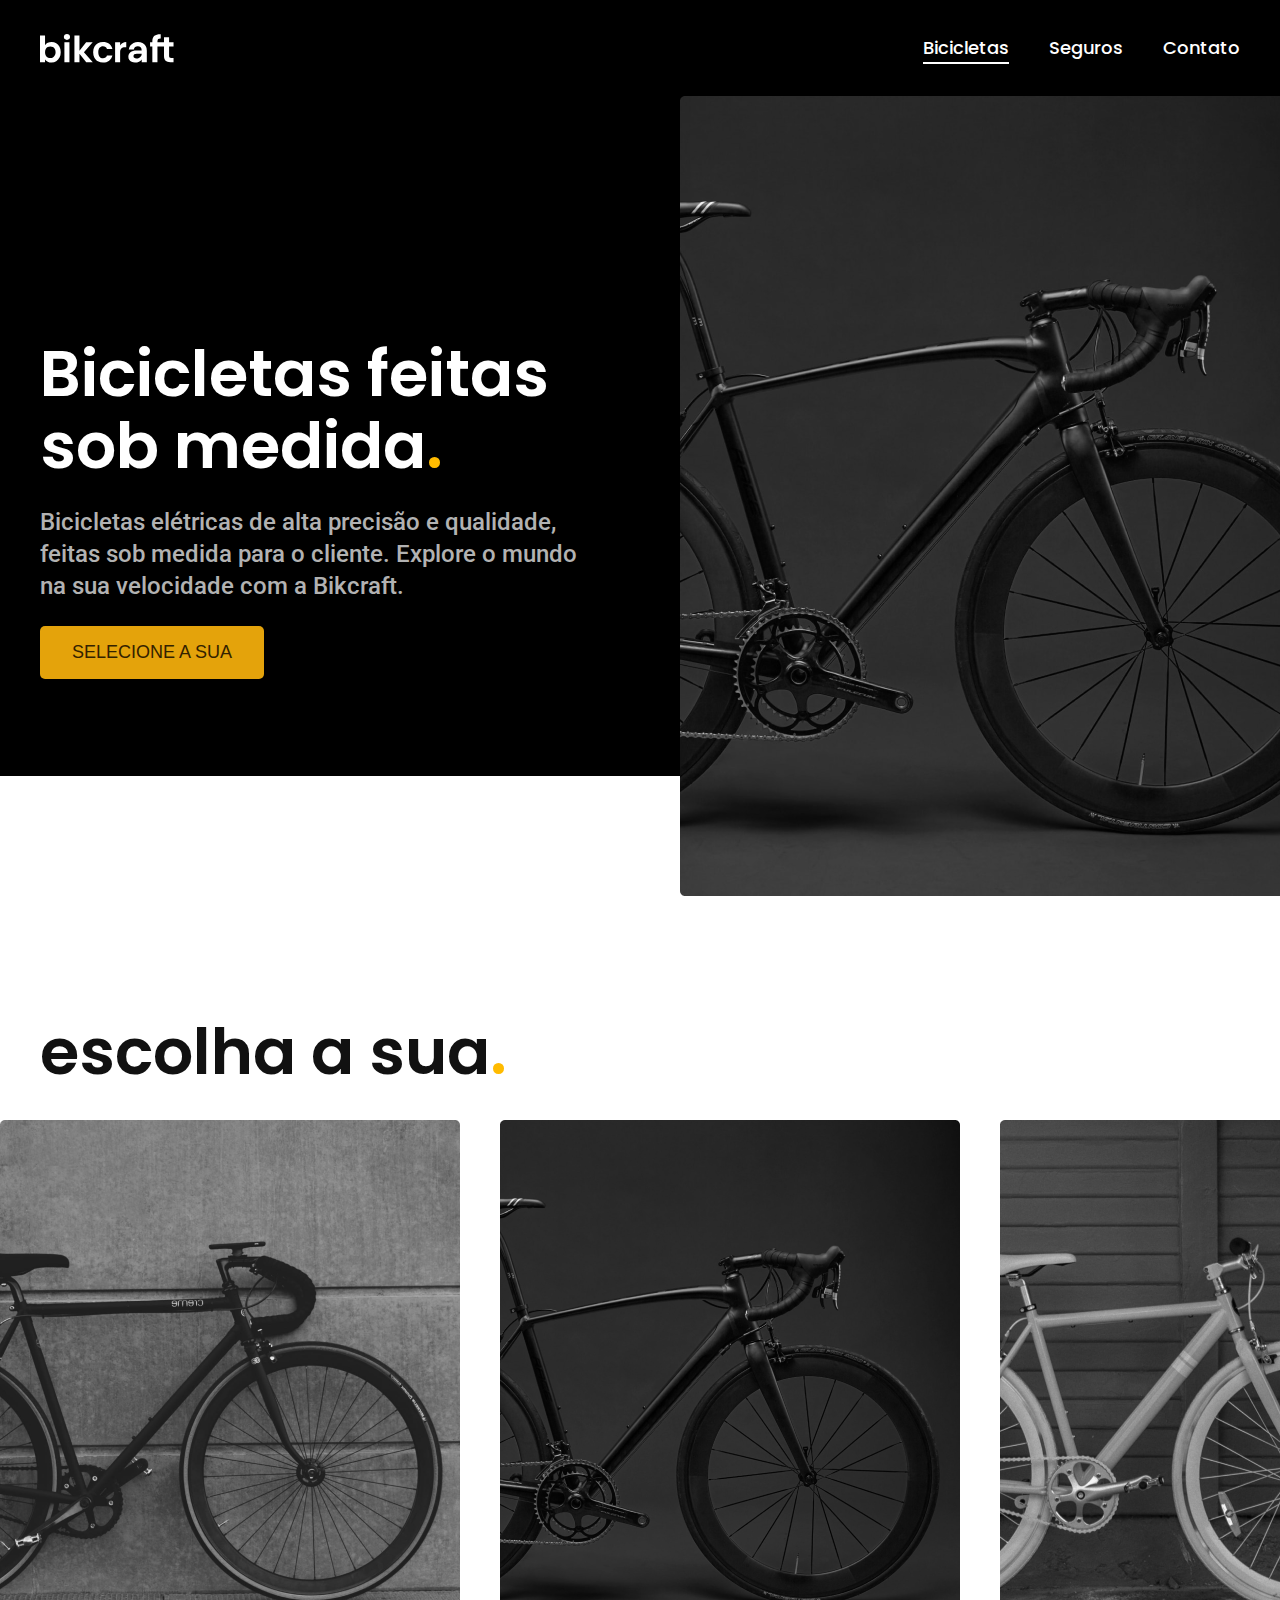
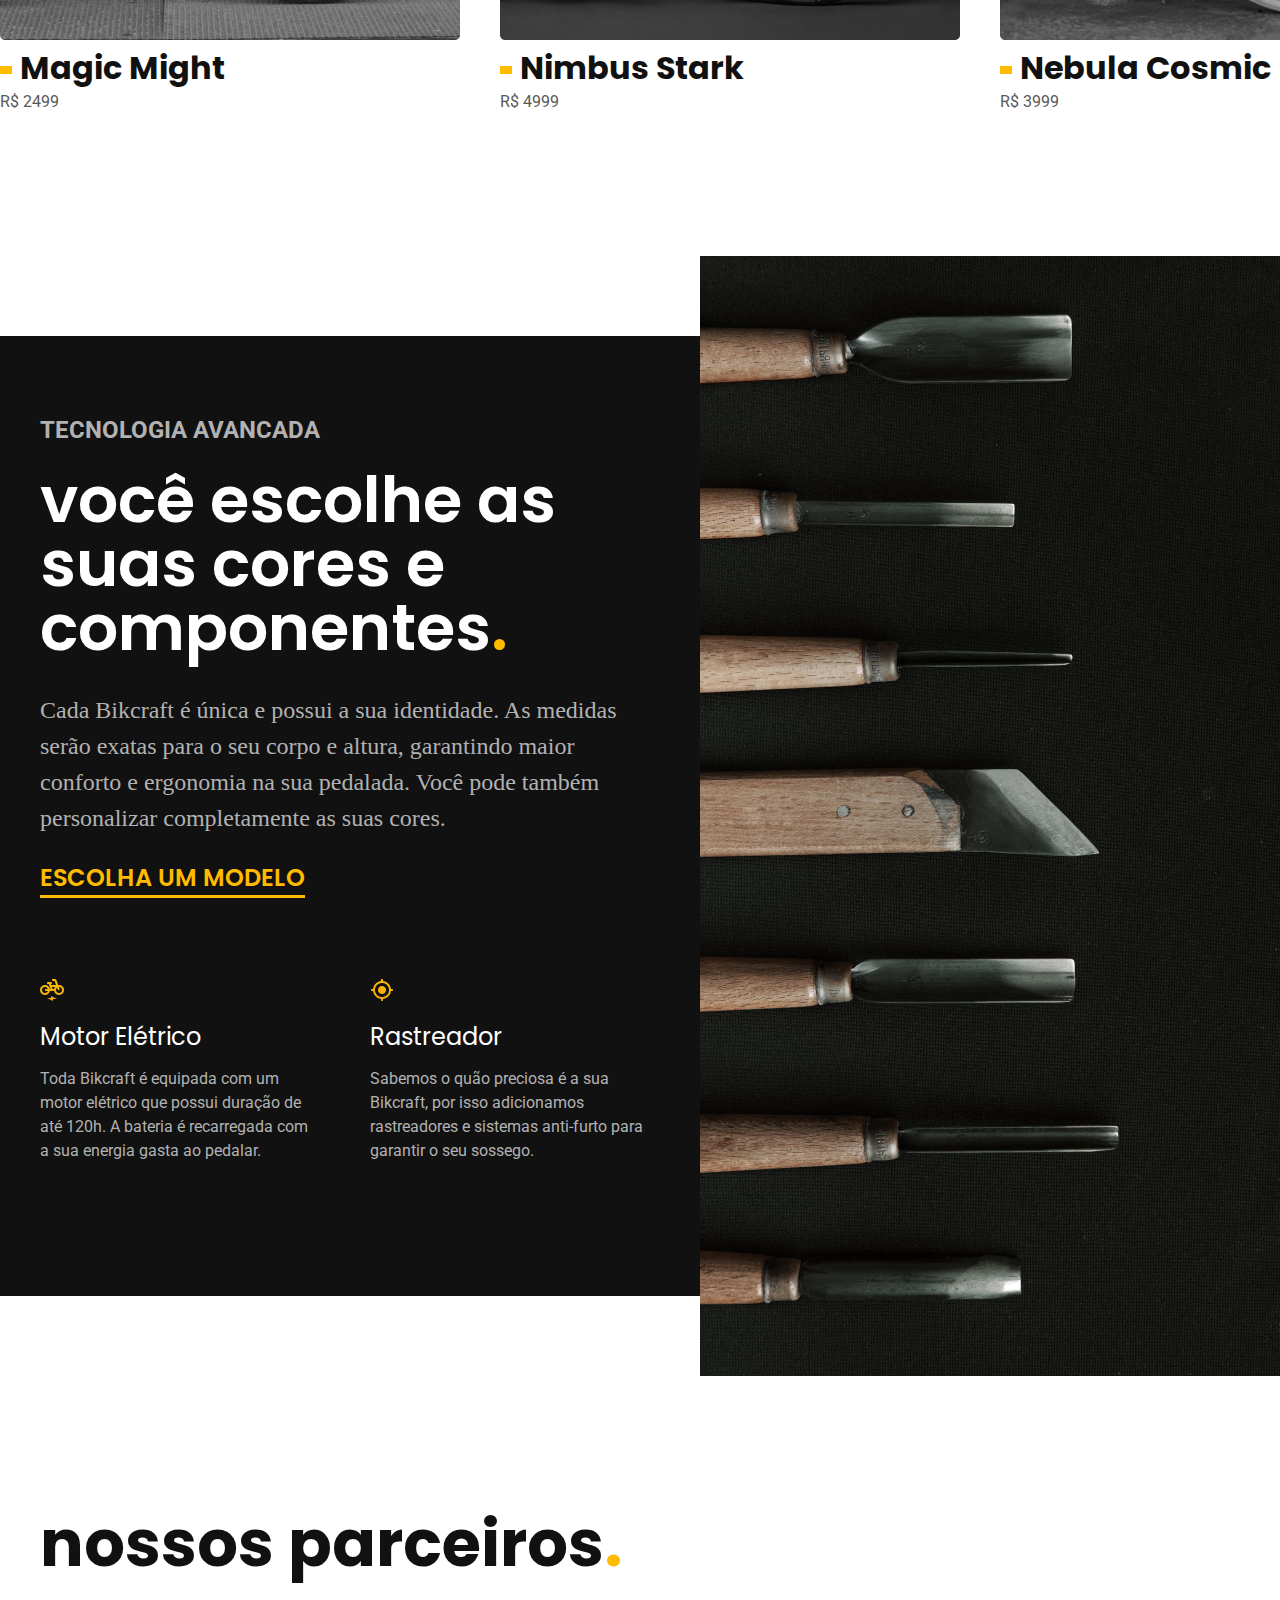
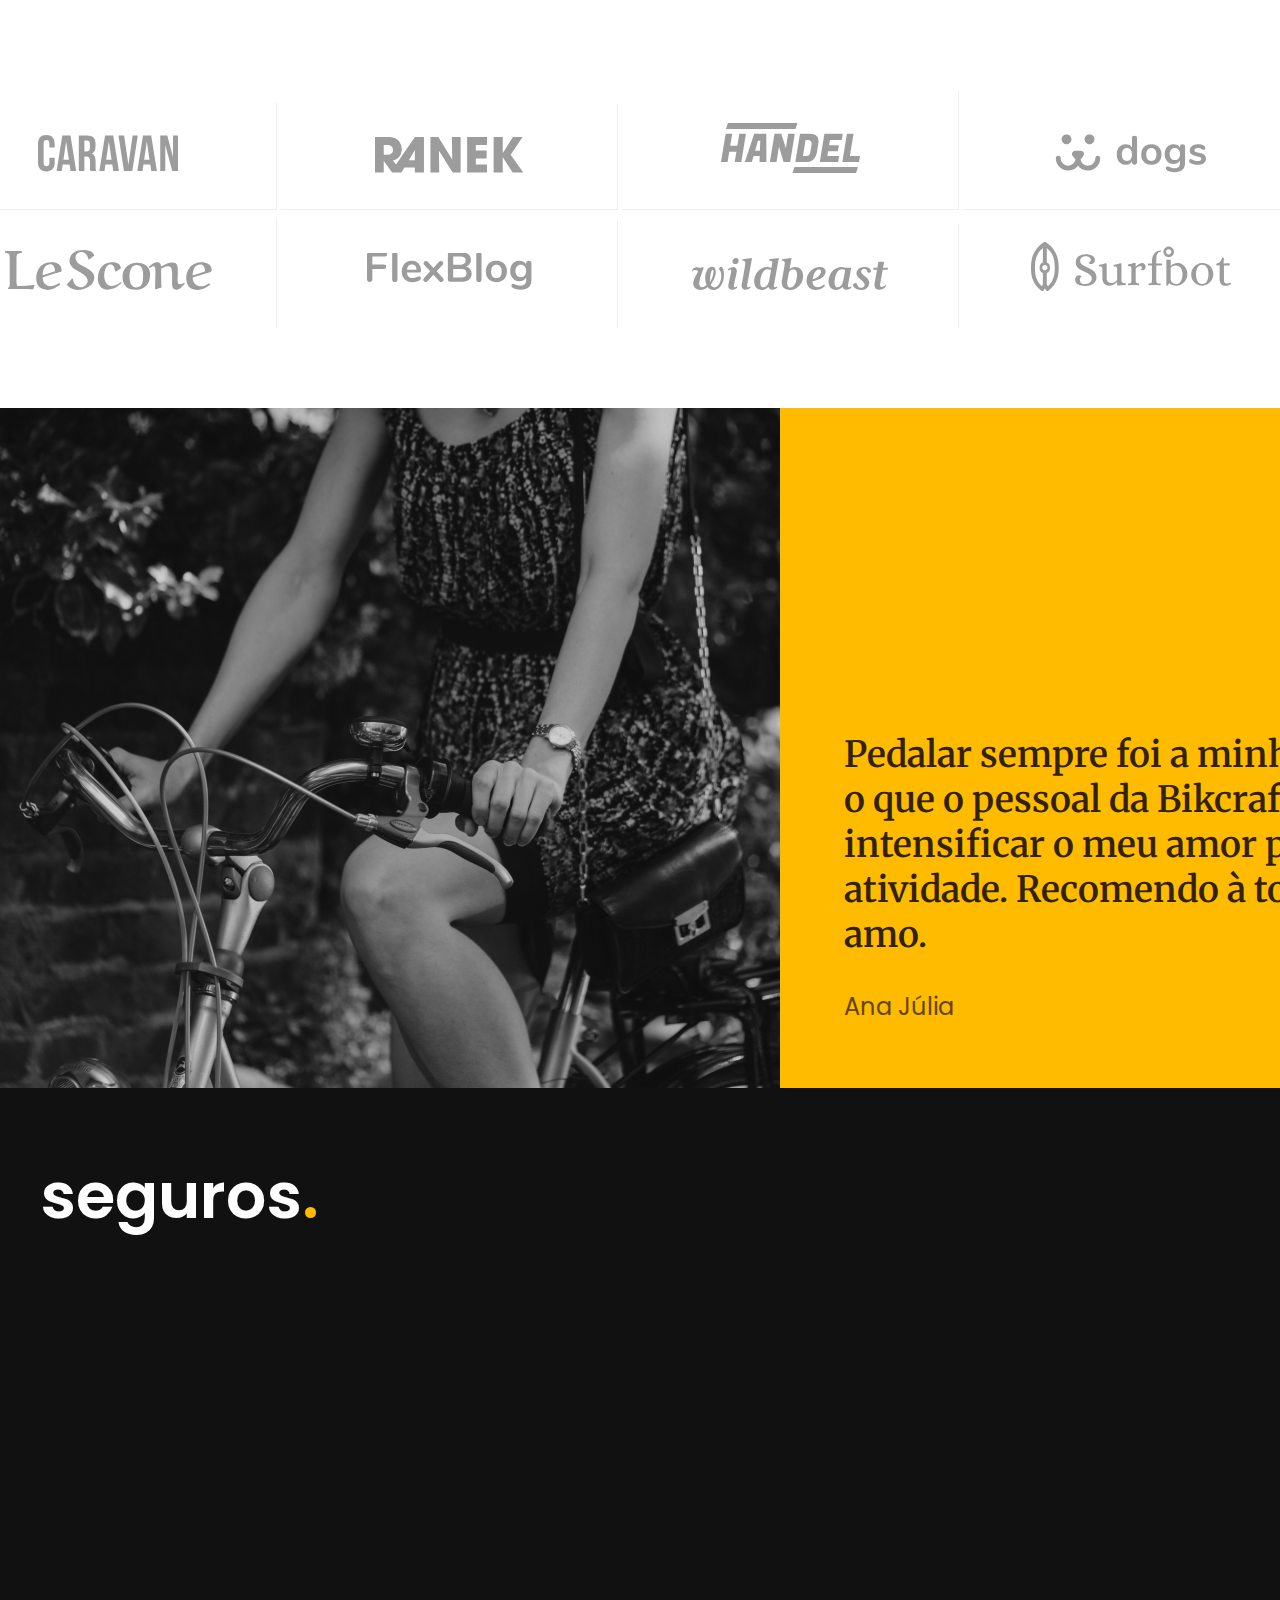
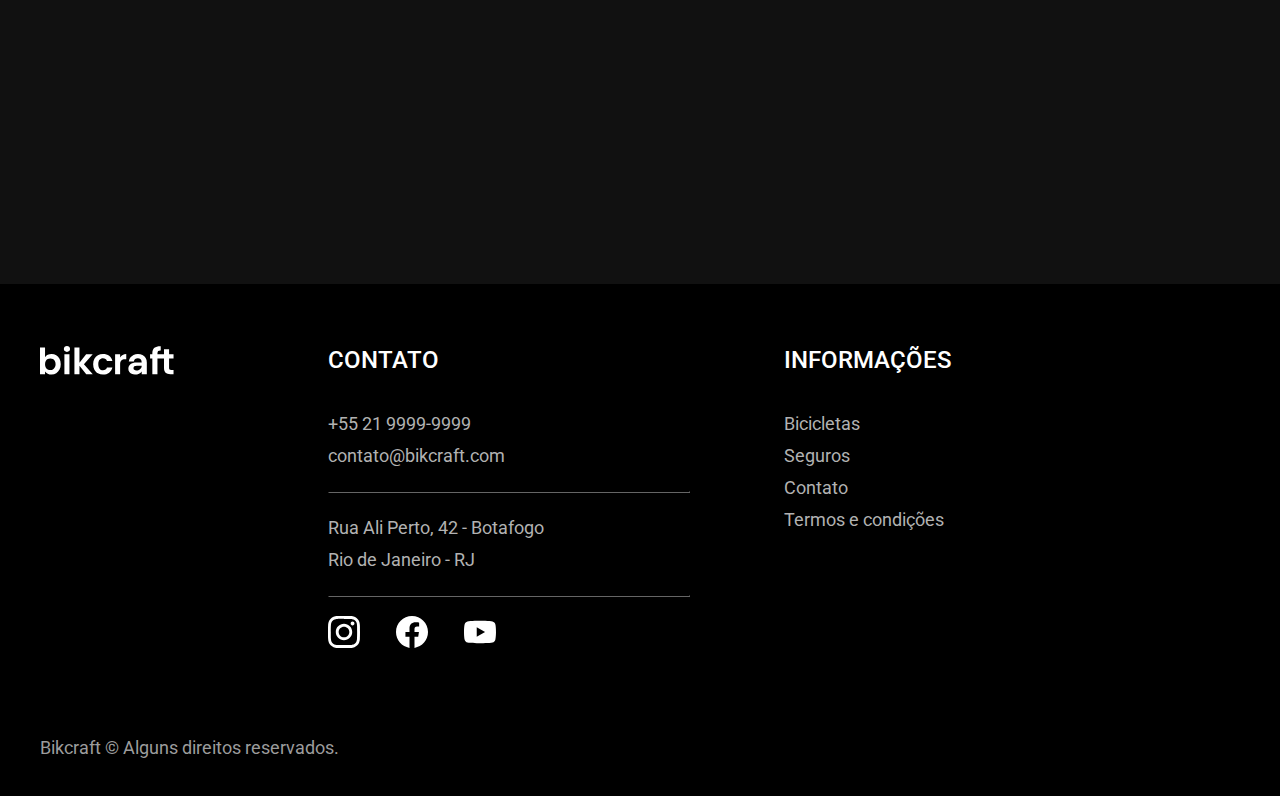
<file: index.html>
<!DOCTYPE html>
<html lang="pt-BR">

<head>
  <meta charset="UTF-8">
  <meta http-equiv="X-UA-Compatible" content="IE=edge">
  <meta name="viewport" content="width=device-width, initial-scale=1.0">
  <link rel="stylesheet" href="/css/style.css">
  <link rel="stylesheet" href="/css/index.css">
  <title>Bikcraft - Termos e condições</title>
</head>

<body>
  <header>
    <div class="header-container">
      <a href="./index.html"><img src="./imagens/bikcraft.svg" alt="Logo Bikcraft" width="136"></a>
      <nav>
        <ul>
          <li class="menu-ativo"><a href="./bicletas.html">Bicicletas</a></li>
          <li><a href="./seguros.html">Seguros</a></li>
          <li><a href="./contato.html">Contato</a></li>
        </ul>
      </nav>
    </div>
  </header>


  <!-- MAIN SECTION -->
  <section class="introducao">
    <div class="introducao__container">
      <div class="informacao">
        <h1>Bicicletas feitas sob medida</h1>
        <p>Bicicletas elétricas de alta precisão e qualidade, feitas sob medida para o cliente. Explore o mundo na sua
          velocidade com a Bikcraft.</p>
        <input type="button" value="SELECIONE A SUA">
      </div>
      <div class="image__intro">
        <img src="imagens/img-intro.png" alt="">
      </div>
    </div>
  </section>


  <!-- BIKES SECTION -->
  <section class="bikes">
    <h2>escolha a sua</h2>
    <div class="bikes__cards">
      <div class="bikes__card">
        <img src="imagens/bicicleta2.png" alt="">
        <h3>Magic Might</h3>
        <p>R$ 2499</p>
      </div>
      <div class="bikes__card">
        <img src="imagens/bicicleta1 1.png" alt="">
        <h3>Nimbus Stark</h3>
        <p>R$ 4999</p>
      </div>
      <div class="bikes__card">
        <img src="imagens/bicicleta3.png" alt="">
        <h3>Nebula Cosmic</h3>
        <p>R$ 3999</p>
      </div>
    </div>
  </section>


  <!-- DESCRIPTION SECTION -->
  <section class="description">
    <div class="description__container">
      <div class="description__container--text">
        <h3>tecnologia avancada</h3>
        <p class="subtitulo">você escolhe as suas cores e componentes</p>
        <p class="descricao">Cada Bikcraft é única e possui a sua identidade. As medidas serão exatas para o seu corpo e
          altura, garantindo maior conforto e ergonomia na sua pedalada. Você pode também personalizar completamente as
          suas cores.</p>
        <p class="modelos">ESCOLHA UM MODELO</p>
        <div class="description__container--modelo">
          <div class="modelo">
            <img src="imagens/eletrica.png" alt="">
            <h3>Motor Elétrico</h3>
            <p>Toda Bikcraft é equipada com um motor elétrico que possui duração de até 120h. A bateria é recarregada
              com a sua energia gasta ao pedalar.</p>
          </div>
          <div class="modelo">
            <img src="imagens/rastreador.png" alt="">
            <h3>Rastreador</h3>
            <p>Sabemos o quão preciosa é a sua Bikcraft, por isso adicionamos rastreadores e sistemas anti-furto para
              garantir o seu sossego.</p>
          </div>
        </div>
      </div>
      <div class="description__image">
        <img src="imagens/diferencial.jpg" alt="">
      </div>
    </div>
  </section>


  <!-- PARCEIROS SECTION -->
  <section class="parceiros">
    <div class="parceiros__container">
      <h3>nossos parceiros</h3>
      <div class="badges">
        <div class="badge border-b border-r">
          <img src="imagens/badges/caravan.svg" alt="">
        </div>
        <div class="badge border-b border-r">
          <img src="imagens/badges/ranek.svg" alt="">
        </div>
        <div class="badge border-b border-r">
          <img src="imagens/badges/handel.svg" alt="">
        </div>
        <div class="badge border-b">
          <img src="imagens/badges/dogs.svg" alt="">
        </div>
        <div class="badge border-r">
          <img src="imagens/badges/lescone.svg" alt="">
        </div>
        <div class="badge border-r">
          <img src="imagens/badges/flexblog.svg" alt="">
        </div>
        <div class="badge border-r">
          <img src="imagens/badges/wildbeast.svg" alt="">
        </div>
        <div class="badge">
          <img src="imagens/badges/surfbot.svg" alt="">
        </div>
      </div>
    </div>
  </section>


  <!-- DEPOIMENTOS SECTION -->
  <section class="depoimentos">
    <img src="imagens/depoimento.png" alt="">
    <div class="depoimentos__texto">
      <p class="mensagem">Pedalar sempre foi a minha paixão, o que o pessoal da Bikcraft fez foi intensificar o meu
        amor
        por esta
        atividade. Recomendo à todos que amo.</p>
      <p class="autor">Ana Júlia</p>
    </div>
  </section>


  <!--SEGUROS SECTION  -->
  <section class="seguros">
    <div class="seguros__container">
      <p>seguros</p>
    </div>
  </section>

  <footer>
    <div class="footer-container">
      <div class="footer-grid">
        <img src="./imagens/bikcraft.svg" alt="Logo Bikcraft" width="136">
        <div class="footer-contato">
          <h3>Contato</h3>
          <ul>
            <li>+55 21 9999-9999</li>
            <li>contato@bikcraft.com</li>
            <li>
              <hr>
            </li>
            <li>Rua Ali Perto, 42 - Botafogo</li>
            <li>Rio de Janeiro - RJ</li>
            <li>
              <hr>
            </li>
          </ul>
          <img src="./imagens/instagram.svg" alt="Logo Instagram">
          <img src="./imagens/facebook.svg" alt="Logo Facebook">
          <img src="./imagens/youtube.svg" alt="Logo Youtube">
        </div>
        <div class="footer-info">
          <h3>Informações</h3>
          <nav>
            <ul>
              <li><a href="./bicletas.html">Bicicletas</a></li>
              <li><a href="./seguros.html">Seguros</a></li>
              <li><a href="./contato.html">Contato</a></li>
              <li><a href="./termos.html">Termos e condições</a></li>
            </ul>
          </nav>
        </div>
      </div>
      <p>Bikcraft &copy; Alguns direitos reservados.</p>
    </div>
  </footer>
</body>

</html>
</file>
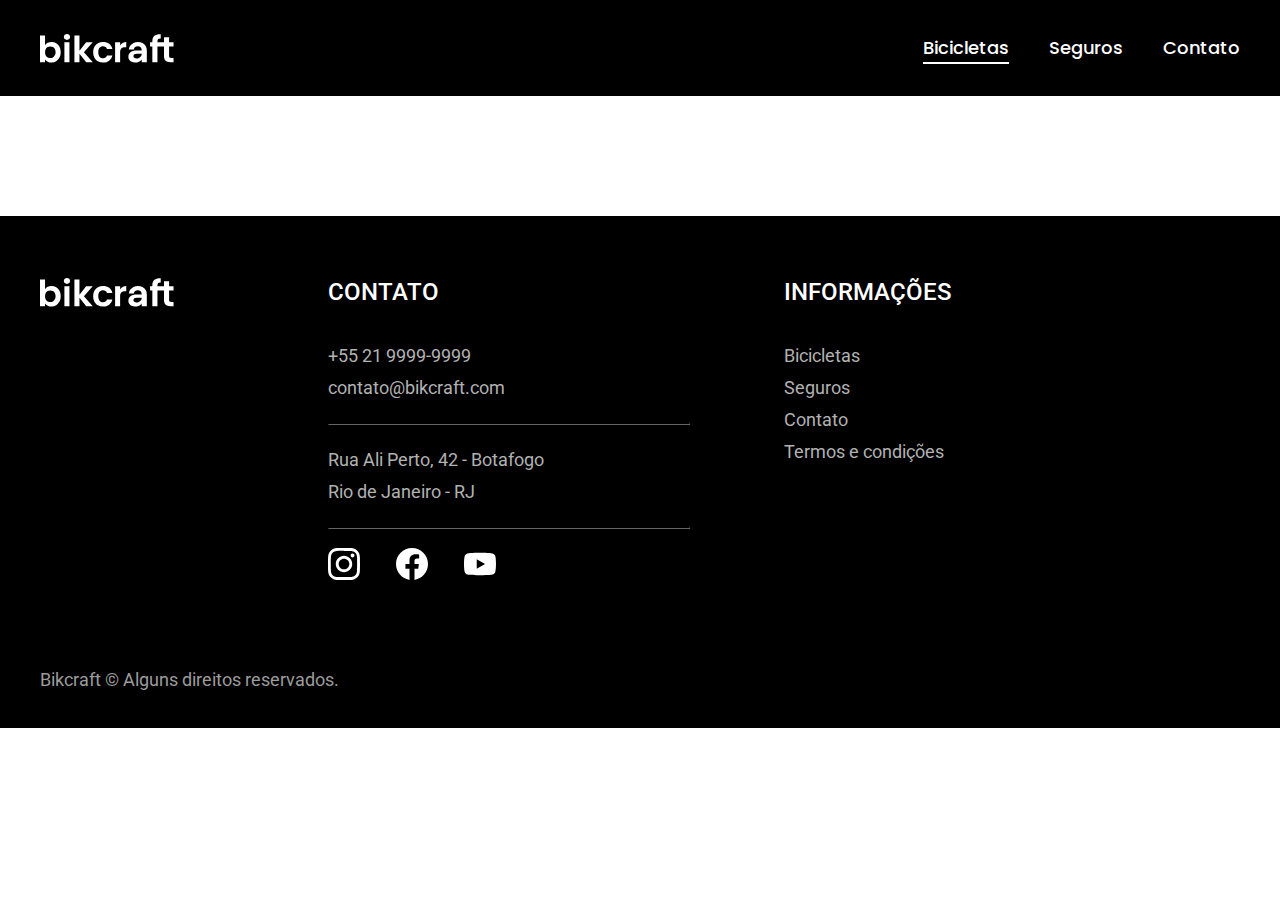
<file: template.html>
<!DOCTYPE html>
<html lang="pt-BR">
<head>
    <meta charset="UTF-8">
    <meta http-equiv="X-UA-Compatible" content="IE=edge">
    <meta name="viewport" content="width=device-width, initial-scale=1.0">
    <link rel="stylesheet" href="css/style.css">
    <title>Bikcraft - Termos e condições</title>
</head>
<body>
    <header>
        <div class="header-container">
            <a href="./index.html"><img src="./imagens/bikcraft.svg" alt="Logo Bikcraft" width="136"></a>
            <nav>
                <ul>
                    <li class="menu-ativo"><a href="./bicletas.html">Bicicletas</a></li>
                    <li><a href="./seguros.html">Seguros</a></li>
                    <li><a href="./contato.html">Contato</a></li>
                </ul>
            </nav>
        </div>
    </header>
    <main>
        
    </main>
    <footer>
        <div class="footer-container">
            <div class="footer-grid">
                <img src="./imagens/bikcraft.svg" alt="Logo Bikcraft" width="136">
                <div class="footer-contato">
                    <h3>Contato</h3>
                    <ul>
                        <li>+55 21 9999-9999</li>
                        <li>contato@bikcraft.com</li>
                        <li><hr></li>
                        <li>Rua Ali Perto, 42 - Botafogo</li>
                        <li>Rio de Janeiro - RJ</li>
                        <li><hr></li>
                    </ul>
                    <img src="./imagens/instagram.svg" alt="Logo Instagram">
                    <img src="./imagens/facebook.svg" alt="Logo Facebook">
                    <img src="./imagens/youtube.svg" alt="Logo Youtube">
                </div>
                <div class="footer-info">
                    <h3>Informações</h3>
                    <nav>
                        <ul>
                            <li><a href="./bicletas.html">Bicicletas</a></li>
                            <li><a href="./seguros.html">Seguros</a></li>
                            <li><a href="./contato.html">Contato</a></li>
                            <li><a href="./termos.html">Termos e condições</a></li>
                        </ul>
                    </nav>
                </div>
            </div>
            <p>Bikcraft &copy; Alguns direitos reservados.</p>
        </div>
    </footer>
</body>
</html>
</file>
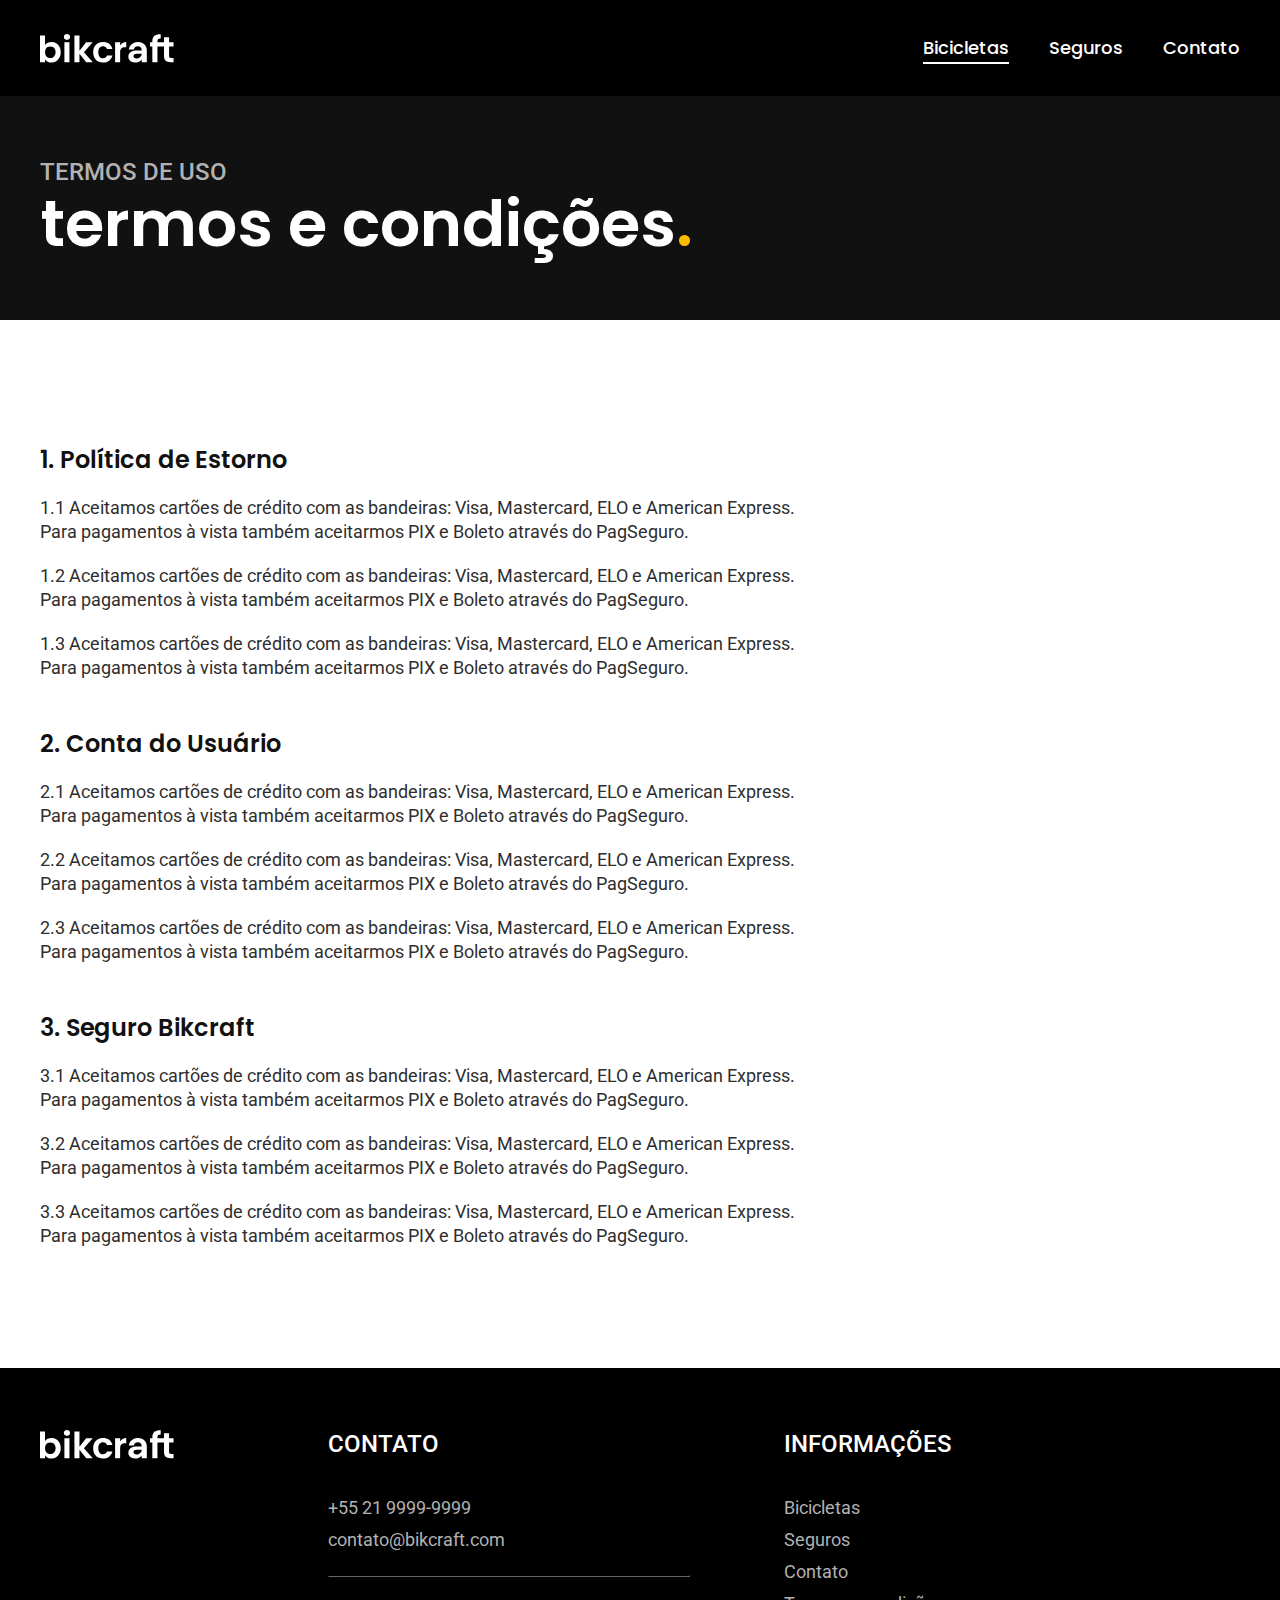
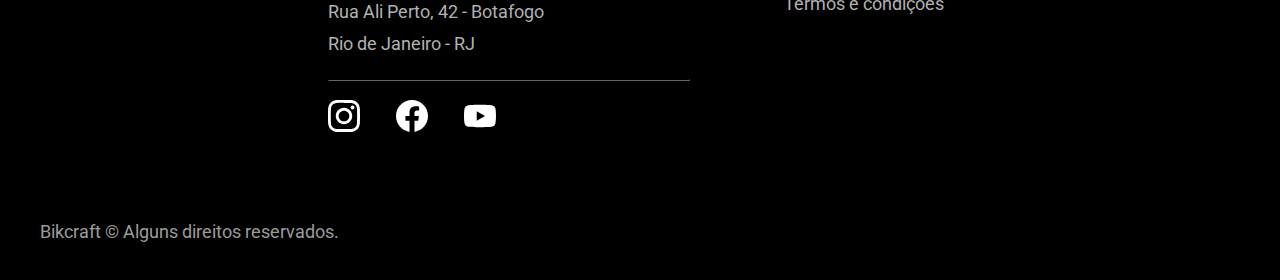
<file: termos.html>
<!DOCTYPE html>
<html lang="pt-BR">
<head>
    <meta charset="UTF-8">
    <meta http-equiv="X-UA-Compatible" content="IE=edge">
    <meta name="viewport" content="width=device-width, initial-scale=1.0">
    <link rel="stylesheet" href="/css/style.css">
    <link rel="stylesheet" href="/css/termos.css">
    <title>Bikcraft - Termos e condições</title>
</head>
<body>
    <header>
        <div class="header-container">
            <a href="./index.html"><img src="./imagens/bikcraft.svg" alt="Logo Bikcraft" width="136"></a>
            <nav>
                <ul>
                    <li class="menu-ativo"><a href="./bicletas.html">Bicicletas</a></li>
                    <li><a href="./seguros.html">Seguros</a></li>
                    <li><a href="./contato.html">Contato</a></li>
                </ul>
            </nav>
        </div>
    </header>
    <main>
        <div class="main-titulo">
            <div class="main-container">
                <p>Termos de uso</p>
                <h1>Termos e condições</h1>
            </div>
        </div>
        <div class="main-conteudo">
            <div class="main-conteudo-container">
                <h2>1. Política de Estorno</h2>
                <p>1.1 Aceitamos cartões de crédito com as bandeiras: Visa, Mastercard, ELO e American Express. Para pagamentos à vista também aceitarmos PIX e Boleto através do PagSeguro.</p>
                <p>1.2 Aceitamos cartões de crédito com as bandeiras: Visa, Mastercard, ELO e American Express. Para pagamentos à vista também aceitarmos PIX e Boleto através do PagSeguro.</p>
                <p>1.3 Aceitamos cartões de crédito com as bandeiras: Visa, Mastercard, ELO e American Express. Para pagamentos à vista também aceitarmos PIX e Boleto através do PagSeguro.</p>
                <h2>2. Conta do Usuário</h2>
                <p>2.1 Aceitamos cartões de crédito com as bandeiras: Visa, Mastercard, ELO e American Express. Para pagamentos à vista também aceitarmos PIX e Boleto através do PagSeguro.</p>
                <p>2.2 Aceitamos cartões de crédito com as bandeiras: Visa, Mastercard, ELO e American Express. Para pagamentos à vista também aceitarmos PIX e Boleto através do PagSeguro.</p>
                <p>2.3 Aceitamos cartões de crédito com as bandeiras: Visa, Mastercard, ELO e American Express. Para pagamentos à vista também aceitarmos PIX e Boleto através do PagSeguro.</p>
                <h2>3. Seguro Bikcraft</h2>
                <p>3.1 Aceitamos cartões de crédito com as bandeiras: Visa, Mastercard, ELO e American Express. Para pagamentos à vista também aceitarmos PIX e Boleto através do PagSeguro.</p>
                <p>3.2 Aceitamos cartões de crédito com as bandeiras: Visa, Mastercard, ELO e American Express. Para pagamentos à vista também aceitarmos PIX e Boleto através do PagSeguro.</p>
                <p>3.3 Aceitamos cartões de crédito com as bandeiras: Visa, Mastercard, ELO e American Express. Para pagamentos à vista também aceitarmos PIX e Boleto através do PagSeguro.</p>
            </div>
        </div>
    </main>
    <footer>
        <div class="footer-container">
            <div class="footer-grid">
                <img src="./imagens/bikcraft.svg" alt="Logo Bikcraft" width="136">
                <div class="footer-contato">
                    <h3>Contato</h3>
                    <ul>
                        <li>+55 21 9999-9999</li>
                        <li>contato@bikcraft.com</li>
                        <li><hr></li>
                        <li>Rua Ali Perto, 42 - Botafogo</li>
                        <li>Rio de Janeiro - RJ</li>
                        <li><hr></li>
                    </ul>
                    <img src="./imagens/instagram.svg" alt="Logo Instagram">
                    <img src="./imagens/facebook.svg" alt="Logo Facebook">
                    <img src="./imagens/youtube.svg" alt="Logo Youtube">
                </div>
                <div class="footer-info">
                    <h3>Informações</h3>
                    <nav>
                        <ul>
                            <li><a href="./bicletas.html">Bicicletas</a></li>
                            <li><a href="./seguros.html">Seguros</a></li>
                            <li><a href="./contato.html">Contato</a></li>
                            <li><a href="./termos.html">Termos e condições</a></li>
                        </ul>
                    </nav>
                </div>
            </div>
            <p>Bikcraft &copy; Alguns direitos reservados.</p>
        </div>
    </footer>
</body>
</html>
</file>
<file: css/style.css>
@import url('https://fonts.googleapis.com/css2?family=Poppins:wght@400;600&family=Roboto:wght@400;500&display=swap');

:root {
    --c12: #000;
    --c11: #111;
    --c10: #2E2E2E;
    --c9: #404040;
    --c8: #595959;
    --c7: #717171;
    --c6: #9C9C9C;
    --c5: #B2B2B2;
    --c4: #CCC;
    --c3: #DEDEDE;
    --c2: #EDEDED;
    --c1: #F7F7F7;
    --w: #FFF;
    --p5: #332200;
    --p4: #664400;
    --p3: #A66F00;
    --p2: #E4A30B;
    --p1: #FFBB00;
}
* {
    margin: 0;
    padding: 0;
    text-decoration: none;
    color: inherit;
}

header {
    background-color: var(--c12);
}

.header-container {
    width: 1200px;
    height: 96px;
    margin: auto;
    display: flex;
    justify-content: space-between;
}

.header-container img {
    margin-top: 32px;
}

.header-container nav ul {
    list-style: none;
    line-height: 96px;
    color: var(--w);
    font-family: 'Poppins';
    font-style: normal;
    font-weight: 500;
    font-size: 18px;
    display: flex;
    gap: 40px;
}

.header-container nav ul li {
    display: inline;
}

.menu-ativo {
    text-decoration: underline 2px;
    text-underline-offset: 8px;
}

footer {
    background-color: var(--c12);
    margin-top: 120px;
}

.footer-container {
    width: 1200px;
    margin: auto;
    padding-top: 60px;
}

.footer-grid {
    display: grid;
    grid-template-columns: 24% 38% 38%;
}

footer h3 {
    font-family: 'Roboto';
    font-style: normal;
    font-weight: 500;
    font-size: 24px;
    line-height: 32px;
    color: var(--w);
    text-transform: uppercase;
    margin-bottom: 32px;
}

footer ul {
    list-style: none;
    font-family: 'Roboto';
    font-style: normal;
    font-weight: 400;
    font-size: 18px;
    line-height: 32px;
    color: var(--c5);
}

footer p {
    font-family: 'Roboto';
    font-style: normal;
    font-weight: 400;
    font-size: 18px;
    line-height: 32px;
    color: var(--c6);
    margin-top: 80px;
    padding-bottom: 32px;
}

.footer-contato hr {
    width: 360px;
    border-color: var(--c11);
    margin-top: 19px;
    margin-bottom: 19px;
}

footer img {
    margin-right: 32px;
}
</file>
<file: css/index.css>
@import url('https://fonts.googleapis.com/css2?family=Merriweather&family=Roboto:wght@400;500&display=swap');

/* MAIN SECTION */
.introducao {
    height: 680px;
    background-color: var(--c12);
}

.introducao__container {
    display: flex;
    align-items: center;
    width: 1200px;
    margin: 0 auto;
}

.informacao {
    color: var(--w);
    padding-right: 5rem;
}

.informacao>* {
    margin-top: 1.5rem;
}

.informacao h1 {
    font-family: 'Poppins';
    font-style: normal;
    font-weight: 600;
    font-size: 64px;
    line-height: 72px;
    color: var(--w);
}

.informacao h1::after {
    content: ".";
    color: var(--p1);
}

.informacao p {
    font-family: 'Roboto';
    font-style: normal;
    font-weight: 500;
    font-size: 24px;
    line-height: 32px;
    color: var(--c5);
}

.informacao input {
    background-color: #E4A30B;
    color: var(--p5);
    font-weight: 500;
    font-size: 18px;
    padding: 1rem 2rem;
    border: none;
    border-radius: 5px;
}

.image__intro {
    width: 640px;
    height: 800px;
    margin-right: -80px;
}

/* BIKES SECTION */

.bikes {
    height: 720px;
    margin-top: 240px;
}

.bikes h2 {
    width: 1200px;
    margin: 2rem auto;
    font-family: 'Poppins';
    font-style: normal;
    font-weight: 600;
    font-size: 64px;
    line-height: 72px;
    color: var(--c11);
}

.bikes h2::after {
    content: ".";
    color: var(--p1);
}

.bikes__cards {
    display: flex;
    justify-content: space-between;
    margin: 0 auto;
    width: 1460px;
}

.bikes__card h3::before {
    content: " ";
    display: inline-block;
    background-color: var(--p1);
    vertical-align: middle;
    width: 12px;
    height: 8px;
    margin-right: 0.5rem;
}

.bikes__card h3 {
    color: var(--c11);
    font-family: 'Poppins';
    font-size: 2rem;
}

.bikes__card p {
    color: var(--c8);
    font-size: 1rem;
    font-weight: 400;
    font-family: 'Roboto';
}


/* DESCRIPTION SECTION */

.description {
    height: 960px;
    margin-top: 200px;
    background-color: var(--c11);
}

.description__container {
    display: flex;
    justify-content: space-between;
    width: 1200px;
    margin: 0 auto;
}

.description__container--text {
    width: 1200px;
    margin: 0 auto;
}

.description__container--text>h3 {
    color: var(--c5);
    font-size: 1.5rem;
    font-family: 'Roboto';
    margin-top: 80px;
    text-transform: uppercase;
}

.description__container--text>.subtitulo {
    color: var(--w);
    font-size: 4rem;
    font-family: 'Poppins';
    font-weight: 600;
    line-height: 1;
    margin-top: 1.5rem;
}

.description__container--text>.subtitulo::after {
    content: ".";
    color: var(--p1);
}

.description__container--text>.descricao {
    color: var(--c5);
    font-size: 1.5rem;
    padding-right: 3rem;
    margin-top: 2rem;
    line-height: 1.5;
}

.description__container--text>.modelos {
    display: inline-block;
    color: var(--p1);
    font-size: 1.5rem;
    font-family: 'Poppins';
    font-weight: 600;
    margin-top: 1.5rem;
    border-bottom: var(--p1) 3px solid;
}

.description__container--modelo {
    display: flex;
    justify-content: space-between;
    margin-top: 5rem;
}

.description__container--modelo .modelo {
    width: 50%;
}

.description__container--modelo .modelo h3 {
    color: var(--w);
    font-size: 1.5rem;
    font-family: 'Poppins';
    font-weight: 400;
    margin-top: .8rem;
}

.description__container--modelo .modelo p {
    color: var(--c5);
    font-size: 1rem;
    font-family: 'Roboto';
    font-weight: 400;
    margin-top: .8rem;
    margin-right: 3.5rem;
    line-height: 1.5;
}

.description__image img {
    width: 700px;
    height: 1120px;
    margin-top: -80px;
    margin-right: -160px;
}


/* PARCEIROS SECTION */

.parceiros {
    height: 392px;
    margin-top: 200px;
}

.parceiros__container {
    width: 1200px;
    margin: 0 auto;
}

.parceiros__container h3 {
    color: var(--c11);
    font-size: 4rem;
    font-family: 'Poppins';
}

.parceiros__container h3::after {
    content: ".";
    color: var(--p1);
}

.badges {
    margin: 0 -100px;
    margin-top: 100px;
}

.badges .badge {
    display: inline-block;
    width: 24%;
    text-align: center;
    padding: 2rem 0;
}

.border-b {
    border-bottom: 1px solid var(--c2);
}

.border-r {
    border-right: 1px solid var(--c2);
}


/* DEPOIMENTOS SECTION */

.depoimentos {
    display: flex;
    height: 680px;
    width: 1600px;
    margin: 0 auto;
    margin-top: 120px;
    background-color: var(--p1);
}

.depoimentos__texto {
    display: flex;
    flex-direction: column;
    justify-content: flex-end;
    margin-left: 4rem;
}

.depoimentos .mensagem {
    color: var(--p5);
    font-size: 2.25rem;
    font-weight: 600;
    font-family: 'Merriweather';
    width: 600px;
    margin-bottom: 2rem;
}

/* .depoimentos .mensagem::before {
    content: "“";
    color: var(--p2);
    font-family: 'Merriweather';
    font-size: 4rem;
}

.depoimentos .mensagem::after {
    content: "”";
    color: var(--p2);
    font-family: 'Merriweather';
    font-size: 4rem;
} */

.depoimentos .autor {
    color: var(--p4);
    font-size: 1.5rem;
    font-family: 'Poppins';
    margin-bottom: 4rem;
}


/* SEGUROS SECTION */

.seguros {
    height: 796px;
    background-color: var(--c11);
}

.seguros__container {
    width: 1200px;
    margin: 0 auto;
}

.seguros__container p {
    padding-top: 60px;
    color: var(--w);
    font-size: 4rem;
    font-weight: 600;
    font-family: 'Poppins';
}

.seguros__container p::after {
    content: ".";
    color: var(--p1);
}

footer {
    margin-top: 0;
}
</file>
<file: css/termos.css>
.main-titulo {
    background-color: var(--c11);
}

.main-titulo p {
    font-family: 'Roboto';
    font-style: normal;
    font-weight: 500;
    font-size: 24px;
    line-height: 32px;
    color: var(--c5);
    text-transform: uppercase;
    padding-top: 60px;
}

.main-titulo h1 {
    font-family: 'Poppins';
    font-style: normal;
    font-weight: 600;
    font-size: 64px;
    line-height: 72px;
    color: var(--w);
    text-transform: lowercase;
    padding-bottom: 60px;
}

.main-titulo h1::after {
    content: ".";
    color: var(--p1);
}

.main-container {
    width: 1200px;
    margin: auto;
}

.main-conteudo {
    width: 1200px;
    margin: auto;
    margin-top: 124px;
}

.main-conteudo-container {
    width: 760px;
}

.main-conteudo h2 {
    font-family: 'Poppins';
    font-style: normal;
    font-weight: 600;
    font-size: 24px;
    line-height: 32px;
    color: var(--c11);
    margin-top: 48px;
}

.main-conteudo p {
    font-family: 'Roboto';
    font-style: normal;
    font-weight: 400;
    font-size: 18px;
    line-height: 24px;
    color: var(--c10);
    margin-top: 20px;
}
</file>
